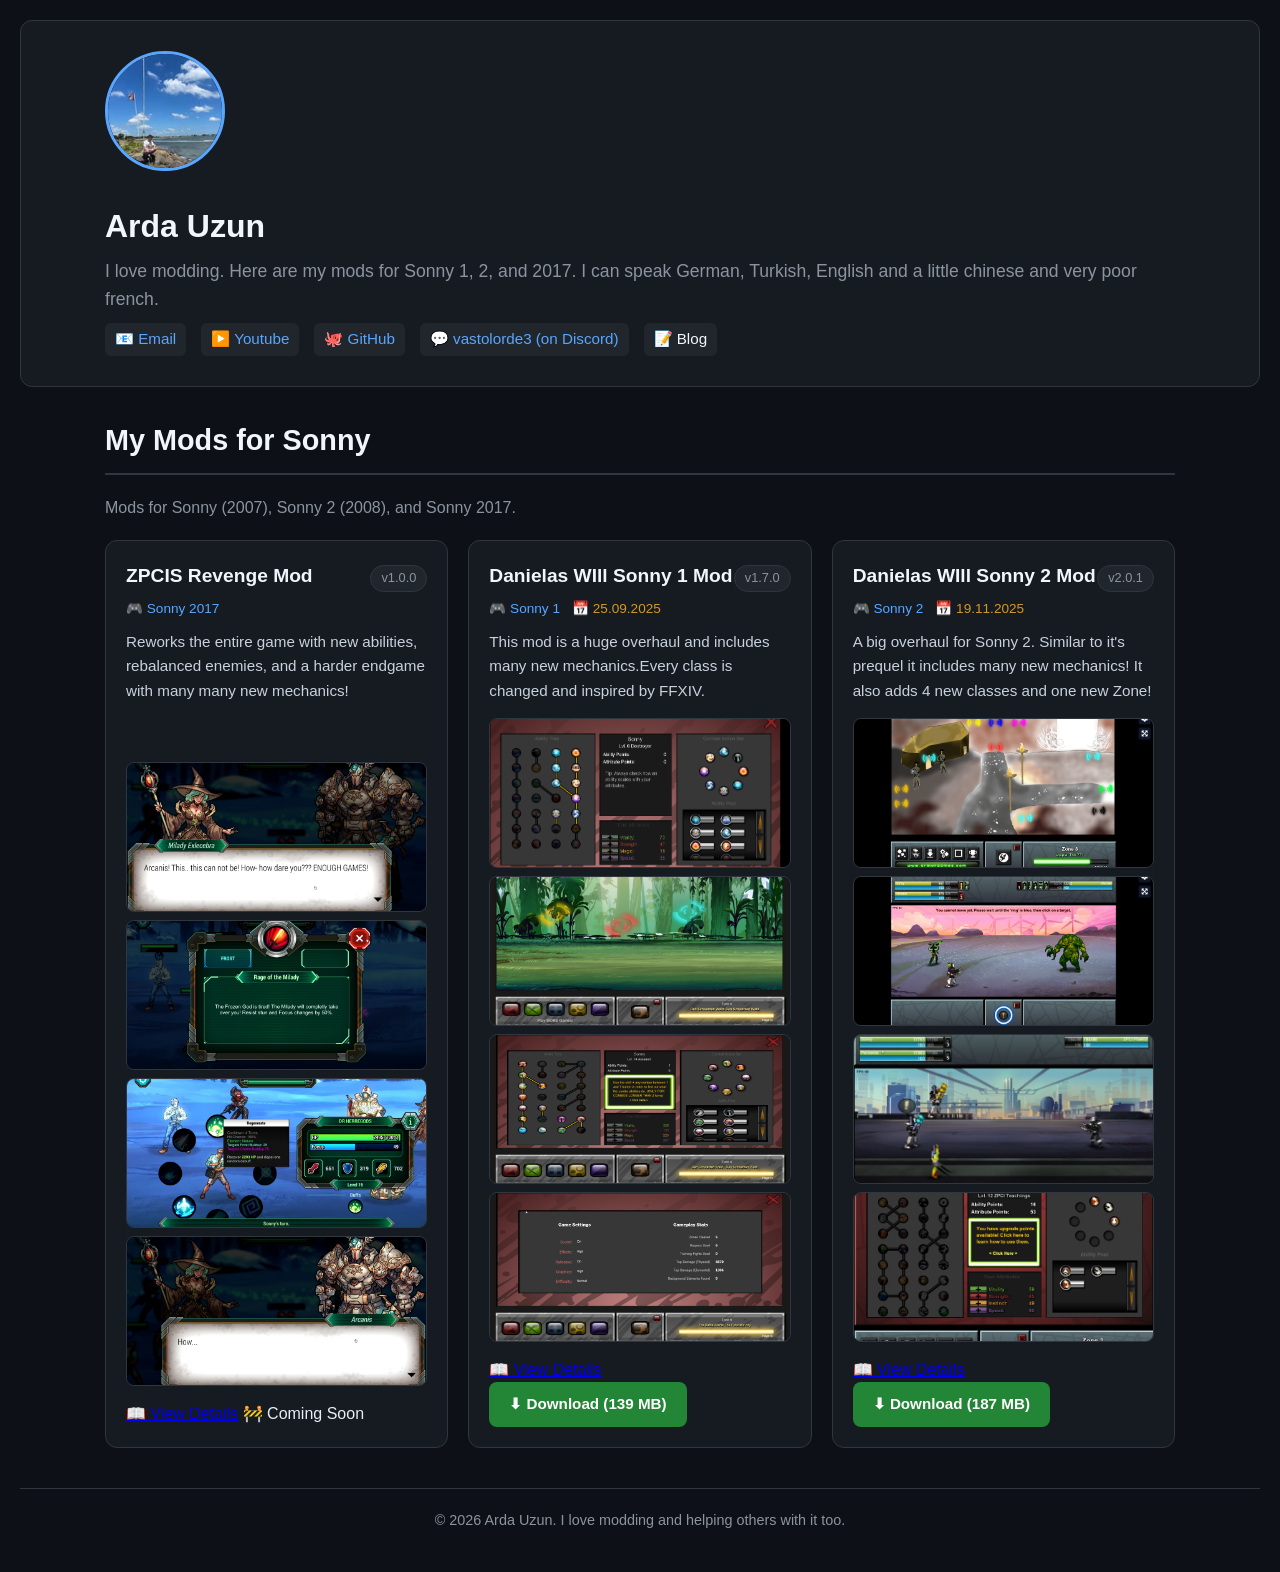
<file: index.html>
<!DOCTYPE html>
<html lang="en">

<head>
    <meta charset="UTF-8">
    <meta name="viewport" content="width=device-width, initial-scale=1.0">
    <title>Arda Uzun - Sonny Mods</title>
    <link rel="stylesheet" href="style.css">
</head>

<body>

    <!-- ============================================ -->
    <!-- HEADER / ABOUT ME SECTION                    -->
    <!-- ============================================ -->
    <header>
        <div class="container">
            <div class="profile">
                <img id="avatar" src="" alt="Avatar">
                <div class="profile-text">
                    <h1 id="modder-name">Loading...</h1>
                    <p id="modder-bio">Loading...</p>
                    <div class="social-links">
                        <a id="email-link" href="#">📧 Email</a>
                        <a id="youtube-link" href="#">▶️ Youtube</a>
                        <a id="github-link" href="#">🐙 GitHub</a>
                        <a id="discord-link" href="#">💬 Discord</a>
                        <a href="blog.html" style="color: #f0f6fc;">📝 Blog</a>
                    </div>
                </div>
            </div>
        </div>
    </header>

    <!-- ============================================ -->
    <!-- MODS GALLERY                                 -->
    <!-- ============================================ -->
    <main>
        <div class="container">
            <h2>My Mods for Sonny</h2>
            <p style="color: #8b949e; margin-bottom: 20px;">
                Mods for Sonny (2007), Sonny 2 (2008), and Sonny 2017.
            </p>
            <div id="mod-grid">
                <!-- Mods will be inserted here by JavaScript -->
            </div>
        </div>
    </main>

    <!-- ============================================ -->
    <!-- FOOTER                                       -->
    <!-- ============================================ -->
    <footer>
        <div class="container">
            <p>&copy; <span id="year"></span> Arda Uzun. I love modding and helping others with it too.</p>
        </div>
    </footer>

    <!-- ============================================ -->
    <!-- JAVASCRIPT - Data is embedded directly       -->
    <!-- ============================================ -->
    <script>
        // ------------------------------------------------------------------
        // YOUR DATA IS RIGHT HERE - Edit this object to add/change mods
        // ------------------------------------------------------------------
        const siteData = {
            modder: {
                name: "Arda Uzun",
                bio: "I love modding. Here are my mods for Sonny 1, 2, and 2017. I can speak German, Turkish, English and a little chinese and very poor french.",
                avatar: "a.jpg",
                email: "Ard4Uzun00@outlook.de",
                youtube: "https://www.youtube.com/@ArdaUzun8125",
                github: "https://github.com/ArdaUzun-55",
                discord: "vastolorde3"
            },
            mods: [
                {
                    id: "zpciv-revenge-mod",
                    name: "ZPCIS Revenge Mod",
                    game: "Sonny 2017",
                    version: "1.0.0",
                    description: "Reworks the entire game with new abilities, rebalanced enemies, and a harder endgame with many many new mechanics!",
                    screenshots: [
                        "b (1).jpg",
                        "b (2).jpg",
                        "b (3).jpg",
                        "b (4).jpg"
                    ],
                    downloadUrl: "",
                    downloadSize: "",
                    dateReleased: ""
                },
                {
                    id: "danielas-will",
                    name: "Danielas WIll Sonny 1 Mod",
                    game: "Sonny 1",
                    version: "1.7.0",
                    description: "This mod is a huge overhaul and includes many new mechanics.Every class is changed and inspired by FFXIV.",
                    screenshots: [
                        "c.png",
                        "c2.jpg",
                        "c3.png",
                        "c4.png"
                    ],
                    downloadUrl: "https://github.com/ArdaUzun-55/Danielas-WIll-Mod-Sonny/releases/download/1.401/MOD1.swf",
                    downloadSize: "139 MB",
                    dateReleased: "25.09.2025"
                },
                {
                    id: "danielas-will2",
                    name: "Danielas WIll Sonny 2 Mod",
                    game: "Sonny 2",
                    version: "2.0.1",
                    description: "A big overhaul for Sonny 2. Similar to it's prequel it includes many new mechanics! It also adds 4 new classes and one new Zone!",
                    screenshots: [
                        "d.png",
                        "d2.jpg",
                        "d3.png",
                        "d4.png"
                    ],
                    downloadUrl: "https://github.com/ArdaUzun-55/Danielas-WIll-Mod-Sonny/releases/download/1.401/MOD5.swf",
                    downloadSize: "187 MB",
                    dateReleased: "19.11.2025"
                }
                // Add more mods here, separated by commas
                // {
                //     id: "sonny-2-hardcore",
                //     name: "Sonny 2 Hardcore Mod",
                //     game: "Sonny 2",
                //     version: "2.0.1",
                //     description: "Makes Sonny 2 significantly harder.",
                //     screenshots: ["screenshot1.jpg", "screenshot2.jpg"],
                //     downloadUrl: "https://www.mediafire.com/file/xyz/",
                //     downloadSize: "15 MB",
                //     dateReleased: "2026-07-20"
                // }
            ]
        };

        // ------------------------------------------------------------------
        // POPULATE THE PAGE
        // ------------------------------------------------------------------
        // 1. About Me section
        document.getElementById('modder-name').textContent = siteData.modder.name;
        document.getElementById('modder-bio').textContent = siteData.modder.bio;
        document.getElementById('avatar').src = siteData.modder.avatar;

        document.getElementById('email-link').href = 'mailto:' + siteData.modder.email;
        document.getElementById('youtube-link').href = siteData.modder.youtube;
        document.getElementById('github-link').href = siteData.modder.github;

        // Discord handling
        const discordLink = document.getElementById('discord-link');
        if (siteData.modder.discord && !isNaN(siteData.modder.discord)) {
            discordLink.href = 'https://discord.com/users/' + siteData.modder.discord;
        } else if (siteData.modder.discord) {
            discordLink.href = '#';
            discordLink.textContent = '💬 ' + siteData.modder.discord + ' (on Discord)';
        }

        // 2. Mod cards
        const grid = document.getElementById('mod-grid');
        grid.innerHTML = '';

        if (siteData.mods.length === 0) {
            grid.innerHTML = '<p style="color: #8b949e;">No mods released yet. Check back soon!</p>';
        } else {
            siteData.mods.forEach(mod => {
                // Screenshots
                let screenshotsHTML = '';
                if (mod.screenshots && mod.screenshots.length > 0) {
                    screenshotsHTML = '<div class="screenshots">';
                    mod.screenshots.forEach(img => {
                        screenshotsHTML += `<img src="${img}" alt="${mod.name} screenshot" loading="lazy">`;
                    });
                    screenshotsHTML += '</div>';
                }

                // Download button or Coming Soon
                let downloadHTML = '';
                if (mod.downloadUrl && mod.downloadUrl !== '') {
                    downloadHTML = `<a href="${mod.downloadUrl}" class="download-btn" target="_blank">⬇ Download ${mod.downloadSize ? '(' + mod.downloadSize + ')' : ''}</a>`;
                } else {
                    downloadHTML = `<span class="coming-soon">🚧 Coming Soon</span>`;
                }

                // Version
                let versionHTML = '';
                if (mod.version && mod.version !== '') {
                    versionHTML = `<span class="mod-version">v${mod.version}</span>`;
                }

                // Date
                let dateHTML = '';
                if (mod.dateReleased && mod.dateReleased !== '') {
                    dateHTML = `<span class="mod-date">📅 ${mod.dateReleased}</span>`;
                }

                // Build the card - NOW WITH VIEW DETAILS BUTTON
                const card = document.createElement('div');
                card.className = 'mod-card';
                card.innerHTML = `
                    <div class="mod-header">
                        <h3><a href="mods/${mod.id}.html" style="color: #f0f6fc; text-decoration: none;">${mod.name}</a></h3>
                        ${versionHTML}
                    </div>
                    <div class="mod-meta">
                        <span class="mod-game">🎮 ${mod.game}</span>
                        ${dateHTML}
                    </div>
                    <p class="mod-description">${mod.description}</p>
                    ${screenshotsHTML}
                    <div class="mod-actions">
                        <a href="mods/${mod.id}.html" class="view-btn">📖 View Details</a>
                        ${downloadHTML}
                    </div>
                `;
                grid.appendChild(card);
            });
        }

        // 3. Footer year
        document.getElementById('year').textContent = new Date().getFullYear();

        console.log('✅ Site loaded successfully! Data:', siteData);
    </script>

</body>

</html>
</file>
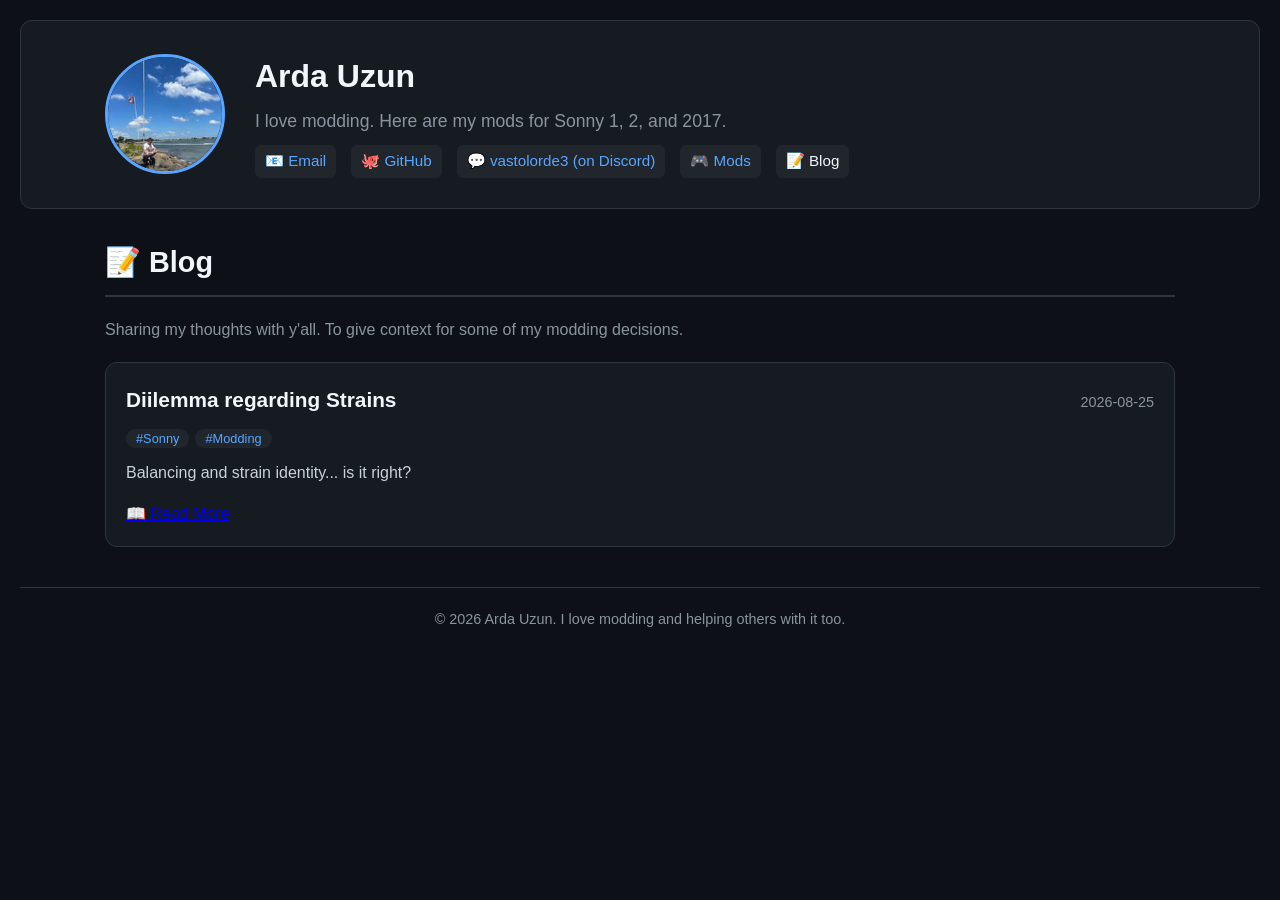
<file: blog.html>
<!DOCTYPE html>
<html lang="en">
<head>
    <meta charset="UTF-8">
    <meta name="viewport" content="width=device-width, initial-scale=1.0">
    <title>Blog - Arda Uzun</title>
    <link rel="stylesheet" href="style.css">
</head>
<body>

    <!-- Header -->
    <header>
        <div class="container">
            <div class="profile">
                <img id="avatar" src="a.jpg" alt="Avatar">
                <div class="profile-text">
                    <h1>Arda Uzun</h1>
                    <p>I love modding. Here are my mods for Sonny 1, 2, and 2017.</p>
                    <div class="social-links">
                        <a href="mailto:Ard4Uzun00@outlook.de">📧 Email</a>
                        <a href="https://github.com/ArdaUzun-55">🐙 GitHub</a>
                        <a href="#">💬 vastolorde3 (on Discord)</a>
                        <a href="index.html">🎮 Mods</a>
                        <a href="blog.html" style="color: #f0f6fc;">📝 Blog</a>
                    </div>
                </div>
            </div>
        </div>
    </header>

    <!-- Blog Listing -->
    <main>
        <div class="container">
            <h2>📝 Blog</h2>
            <p style="color: #8b949e; margin-bottom: 20px;">
                Sharing my thoughts with y'all. To give context for some of my modding decisions.
            </p>

            <div id="blog-grid">
                <!-- Blog cards will go here -->
            </div>
        </div>
    </main>

    <!-- Footer -->
    <footer>
        <div class="container">
            <p>&copy; <span id="year"></span> Arda Uzun. I love modding and helping others with it too.</p>
        </div>
    </footer>

    <script>
        // ------------------------------------------------------------------
        // YOUR BLOG POSTS - Just list them here
        // ------------------------------------------------------------------
        const blogPosts = [
            {
                id: "strain-dilemma",
                title: "Diilemma regarding Strains",
                date: "2026-08-25",
                excerpt: "Balancing and strain identity... is it right?",
                tags: ["Sonny", "Modding"]
            }
            // Add more posts here
        ];

        // ------------------------------------------------------------------
        // RENDER BLOG CARDS
        // ------------------------------------------------------------------
        const grid = document.getElementById('blog-grid');
        grid.innerHTML = '';

        if (blogPosts.length === 0) {
            grid.innerHTML = '<p style="color: #8b949e;">No blog posts yet. Check back soon!</p>';
        } else {
            const posts = blogPosts.sort((a, b) => new Date(b.date) - new Date(a.date));

            posts.forEach(post => {
                const card = document.createElement('div');
                card.className = 'blog-card';
                card.innerHTML = `
                    <div class="blog-header">
                        <h3><a href="blog/${post.id}.html" style="color: #f0f6fc; text-decoration: none;">${post.title}</a></h3>
                        <span class="blog-date">${post.date}</span>
                    </div>
                    <div class="blog-tags">
                        ${post.tags ? post.tags.map(tag => `<span class="tag">#${tag}</span>`).join('') : ''}
                    </div>
                    <p class="blog-excerpt">${post.excerpt}</p>
                    <div class="blog-actions">
                        <a href="blog/${post.id}.html" class="view-btn">📖 Read More</a>
                    </div>
                `;
                grid.appendChild(card);
            });
        }

        document.getElementById('year').textContent = new Date().getFullYear();
    </script>

</body>
</html>
</file>
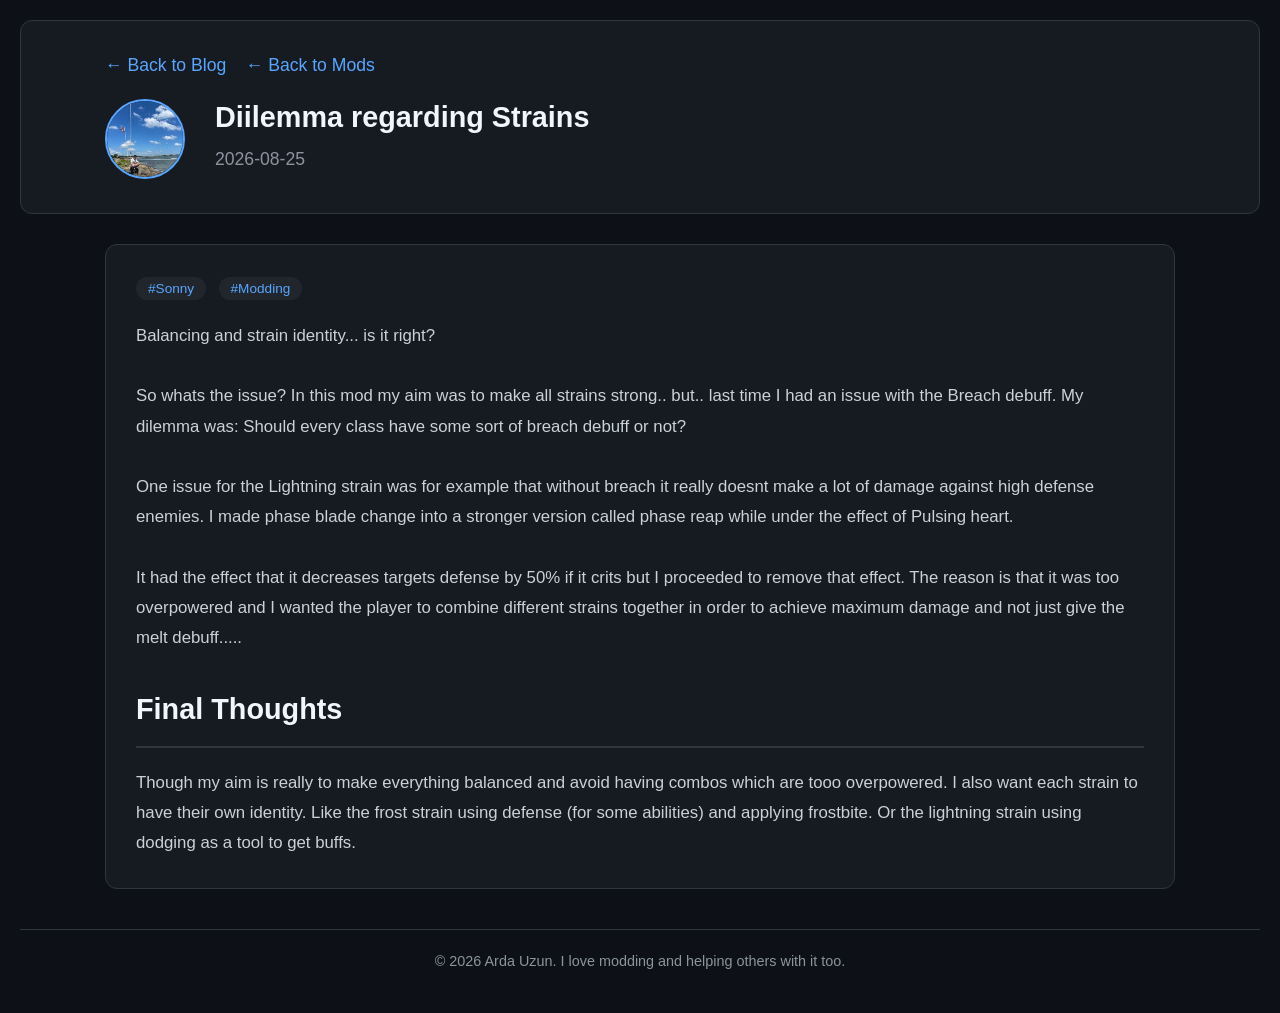
<file: blog/strain-dilemma.html>
<!DOCTYPE html>
<html lang="en">
<head>
    <meta charset="UTF-8">
    <meta name="viewport" content="width=device-width, initial-scale=1.0">
    <title>Diilemma regarding Strains - Arda Uzun</title>
    <link rel="stylesheet" href="../style.css">
</head>
<body>

    <!-- Header -->
    <header>
        <div class="container">
            <div style="margin-bottom: 15px;">
                <a href="../blog.html" style="color: #58a6ff; text-decoration: none; font-size: 1.1rem;">← Back to Blog</a>
                <a href="../index.html" style="color: #58a6ff; text-decoration: none; font-size: 1.1rem; margin-left: 15px;">← Back to Mods</a>
            </div>
            <div class="profile">
                <img src="../a.jpg" alt="Avatar" style="width:80px; height:80px; border-radius:50%; border:2px solid #58a6ff; object-fit:cover;">
                <div class="profile-text">
                    <h1 style="font-size: 1.8rem;">Diilemma regarding Strains</h1>
                    <p style="color: #8b949e;">2026-08-25</p>
                </div>
            </div>
        </div>
    </header>

    <!-- Post Content -->
    <main>
        <div class="container">
            <div style="background: #161b22; border: 1px solid #30363d; border-radius: 12px; padding: 30px;">
                
                <!-- Tags -->
                <div style="margin-bottom: 20px;">
                    <span class="tag" style="background: #21262d; padding: 4px 12px; border-radius: 20px; color: #58a6ff; margin-right: 8px; font-size: 0.85rem;">#Sonny</span>
                    <span class="tag" style="background: #21262d; padding: 4px 12px; border-radius: 20px; color: #58a6ff; margin-right: 8px; font-size: 0.85rem;">#Modding</span>
                </div>

                <!-- Content -->
                <div style="color: #c9d1d9; font-size: 1.05rem; line-height: 1.8;">
                    Balancing and strain identity... is it right?
                    
                    <br><br>
                    So whats the issue? In this mod my aim was to make all strains strong.. but.. last time I had an issue with the Breach debuff. 
                    My dilemma was: Should every class have some sort of breach debuff or not? 
                    <br><br>

                    One issue for the Lightning strain was for example
                    that without breach it really doesnt make a lot of damage against high defense enemies. I made phase blade change into a stronger version called phase reap 
                    while under the effect of Pulsing heart. 
                    <br><br>

                    It had the effect that it decreases targets defense by 50% if it crits but I proceeded to remove that effect.
                    The reason is that it was too overpowered and I wanted the player to combine different strains together in order to achieve maximum damage and not just give 
                    the melt debuff.....
                    <br><br>
                    
                    <h2 style="font-size: 1.8rem;">Final Thoughts</h2>
                    Though my aim is really to make everything balanced and avoid having combos which are tooo overpowered.
                    I also want each strain to have their own identity.
                    Like the frost strain using defense (for some abilities) and applying frostbite.
                    Or the lightning strain using dodging as a tool to get buffs.
                </div>

            </div>
        </div>
    </main>

    <!-- Footer -->
    <footer>
        <div class="container">
            <p>&copy; <span id="year"></span> Arda Uzun. I love modding and helping others with it too.</p>
        </div>
    </footer>

    <script>
        document.getElementById('year').textContent = new Date().getFullYear();
    </script>

</body>
</html>
</file>
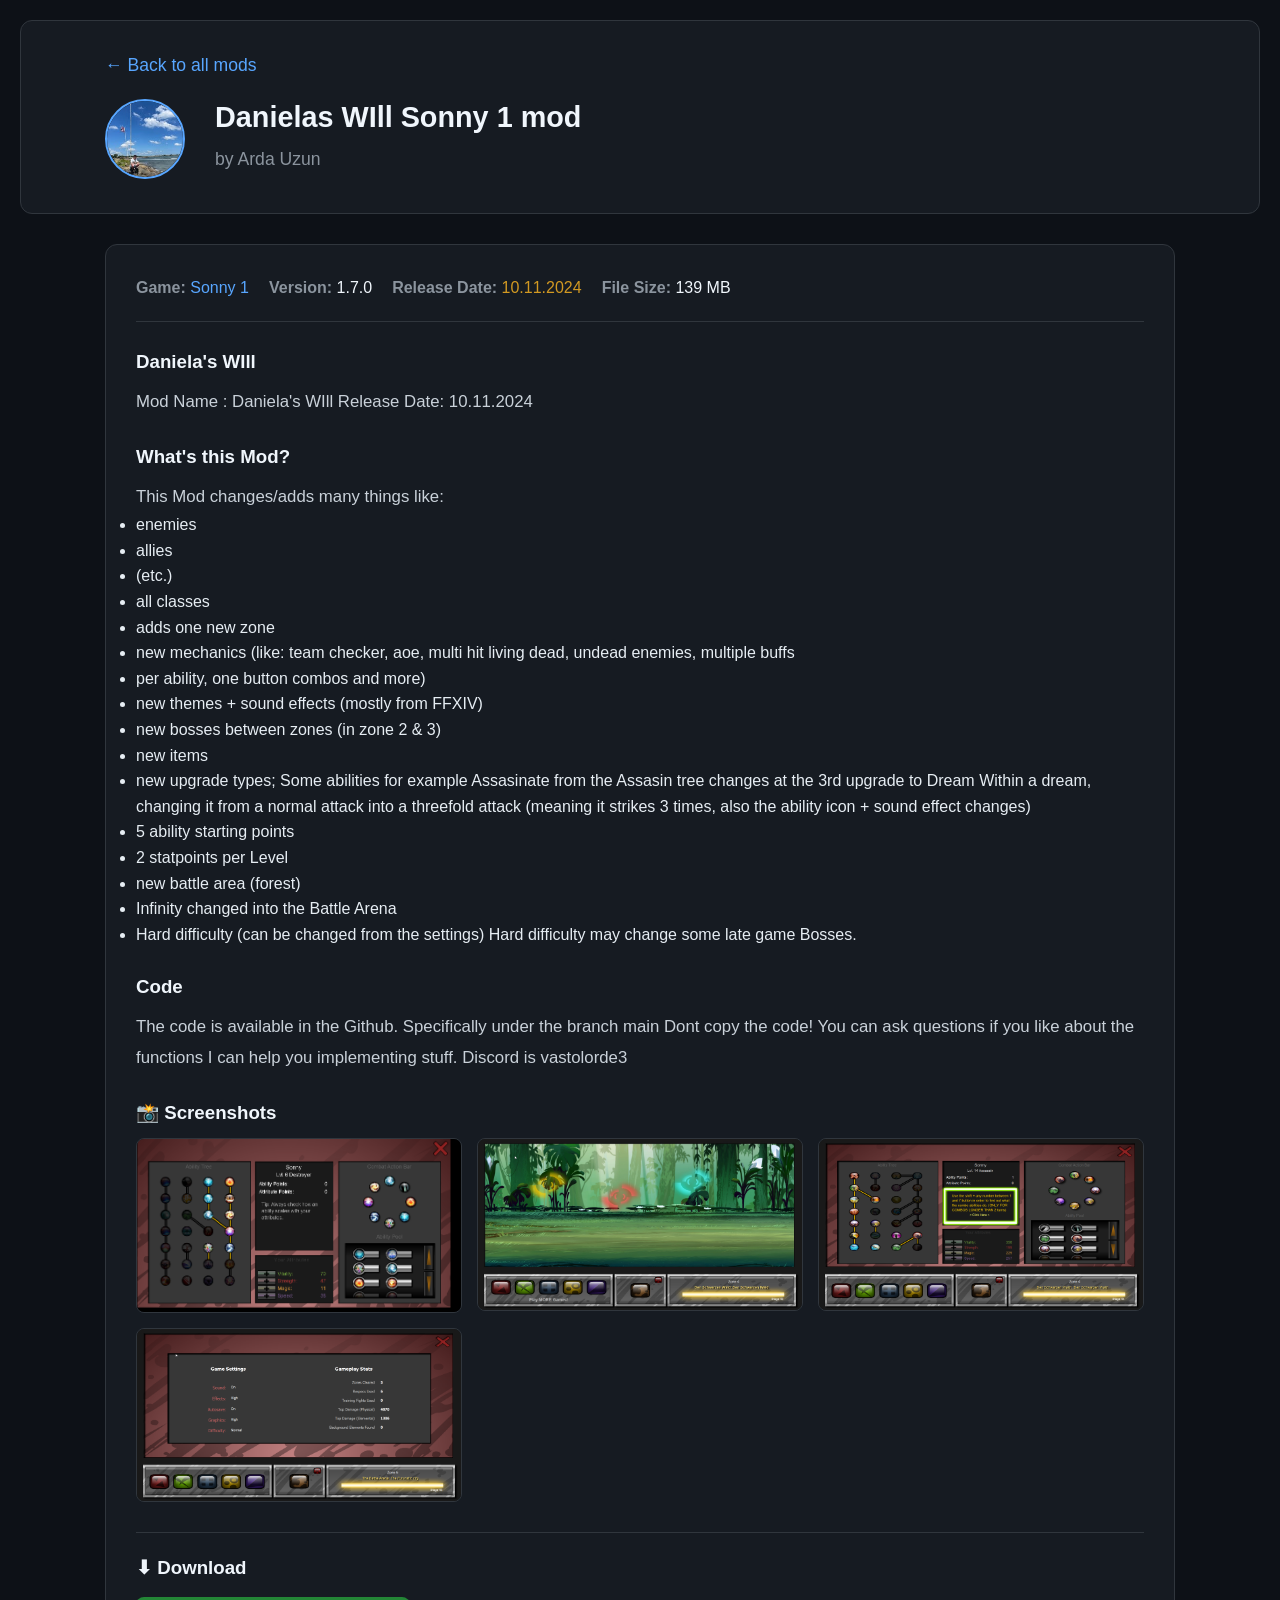
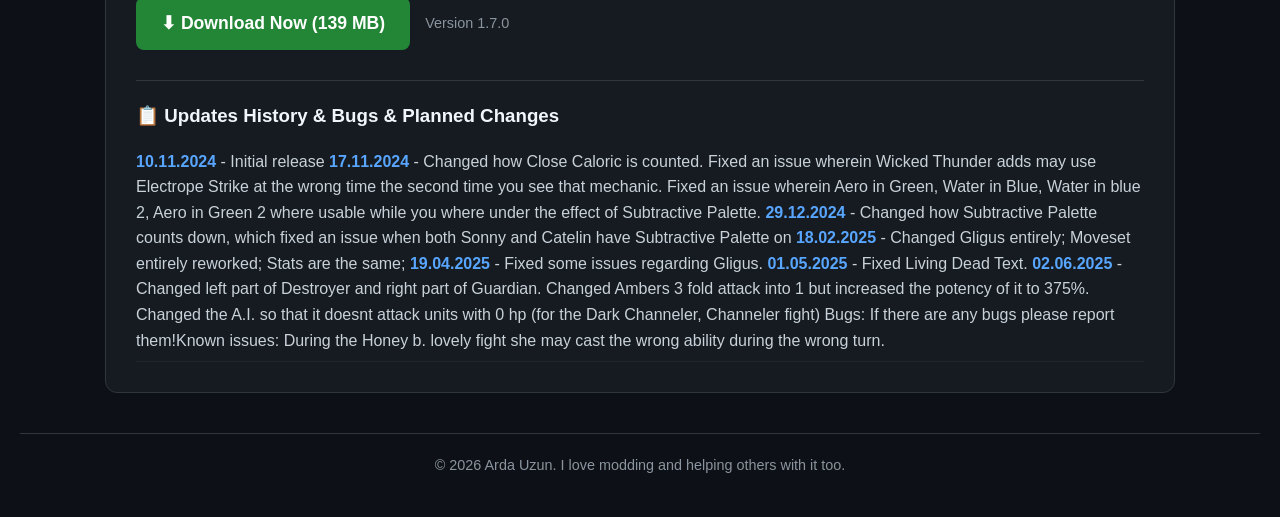
<file: mods/danielas-will.html>
<!DOCTYPE html>
<html lang="en">

<head>
    <meta charset="UTF-8">
    <meta name="viewport" content="width=device-width, initial-scale=1.0">
    <title>Danielas WIll Sonny 1 mod - Arda Uzun</title>
    <link rel="stylesheet" href="../style.css">
</head>

<body>

    <header>
        <div class="container">
            <div style="margin-bottom: 15px;">
                <a href="../index.html" style="color: #58a6ff; text-decoration: none; font-size: 1.1rem;">← Back to all
                    mods</a>
            </div>
            <div class="profile">
                <img src="../a.jpg" alt="Avatar"
                    style="width:80px; height:80px; border-radius:50%; border:2px solid #58a6ff; object-fit:cover;">
                <div class="profile-text">
                    <h1 style="font-size: 1.8rem;">Danielas WIll Sonny 1 mod</h1>
                    <p style="color: #8b949e;">by Arda Uzun</p>
                </div>
            </div>
        </div>
    </header>

    <main>
        <div class="container">
            <div style="background: #161b22; border: 1px solid #30363d; border-radius: 12px; padding: 30px;">

                <!-- Mod Info -->
                <div
                    style="display: flex; flex-wrap: wrap; gap: 20px; margin-bottom: 25px; padding-bottom: 20px; border-bottom: 1px solid #30363d;">
                    <div><strong style="color: #8b949e;">Game:</strong> <span style="color: #58a6ff;">Sonny 1</span>
                    </div>
                    <div><strong style="color: #8b949e;">Version:</strong> <span style="color: #f0f6fc;">1.7.0</span>
                    </div>
                    <div><strong style="color: #8b949e;">Release Date:</strong> <span style="color: #d29922;">10.11.2024</span></div>
                    <div><strong style="color: #8b949e;">File Size:</strong> <span style="color: #f0f6fc;">139 MB</span>
                    </div>
                </div>

                <!-- Description -->
                <div style="margin-bottom: 25px;">
                    <h3 style="color: #f0f6fc; margin-bottom: 10px;">Daniela's WIll</h3>
                    <p style="color: #c9d1d9; font-size: 1.05rem; line-height: 1.8;">
                        Mod Name : Daniela's WIll
                        Release Date: 10.11.2024
                    </p>
                </div>
                <div style="margin-bottom: 25px;">
                    <h3 style="color: #f0f6fc; margin-bottom: 10px;">What's this Mod?</h3>
                    <p style="color: #c9d1d9; font-size: 1.05rem; line-height: 1.8;">
                        This Mod changes/adds many things like:
                        <ul>
                        <li>enemies</li>
                        <li>allies</li>
                        <li>(etc.)</li>
                        <li>all classes</li>
                        <li>adds one new zone</li>
                        <li>new mechanics (like: team checker, aoe, multi hit living dead, undead enemies, multiple buffs
                        <li>per ability, one button combos and more)</li>
                        <li>new themes + sound effects (mostly from FFXIV)</li>
                        <li>new bosses between zones (in zone 2 & 3)</li>
                        <li>new items</li>
                        <li>new upgrade types; Some abilities for example Assasinate from the Assasin tree changes at the
                        3rd upgrade to Dream Within a dream, changing it from a normal attack into a threefold attack
                        (meaning it strikes 3 times, also the ability icon + sound effect changes)</li>
                        <li>5 ability starting points</li>
                        <li>2 statpoints per Level</li>
                        <li>new battle area (forest)</li>
                        <li>Infinity changed into the Battle Arena</li>
                        <li>Hard difficulty (can be changed from the settings) Hard difficulty may change some late game
                        Bosses.</li>
                        </ul>
                    </p>
                </div>
                <div style="margin-bottom: 25px;">
                    <h3 style="color: #f0f6fc; margin-bottom: 10px;">Code</h3>
                    <p style="color: #c9d1d9; font-size: 1.05rem; line-height: 1.8;">
                        The code is available in the Github. Specifically under the branch main Dont copy the code! You
                        can ask questions if you like about the functions I can help you implementing stuff. Discord is
                        vastolorde3
                    </p>
                </div>

                <!-- Screenshots -->
                <div style="margin-bottom: 25px;">
                    <h3 style="color: #f0f6fc; margin-bottom: 10px;">📸 Screenshots</h3>
                    <div
                        style="display: grid; grid-template-columns: repeat(auto-fill, minmax(250px, 1fr)); gap: 15px;">
                        <img src="../c.png" alt="Screenshot 1" style="width:100%; border-radius:8px; border:1px solid #30363d;">
                        <img src="../c2.jpg" alt="Screenshot 2" style="width:100%; border-radius:8px; border:1px solid #30363d;">
                        <img src="../c3.png" alt="Screenshot 3" style="width:100%; border-radius:8px; border:1px solid #30363d;">
                        <img src="../c4.png" alt="Screenshot 4" style="width:100%; border-radius:8px; border:1px solid #30363d;">
                    </div>
                </div>

                <!-- Download -->
                <div style="margin-top: 30px; padding-top: 20px; border-top: 1px solid #30363d;">
                    <h3 style="color: #f0f6fc; margin-bottom: 15px;">⬇ Download</h3>
                    <div style="display: flex; gap: 15px; flex-wrap: wrap; align-items: center;">
                        <a href="https://github.com/ArdaUzun-55/Danielas-WIll-Mod-Sonny/releases/download/1.401/MOD1.swf" class="download-btn" target="_blank"
                            style="font-size: 1.1rem; padding: 12px 25px;">
                            ⬇ Download Now (139 MB)
                        </a>
                        <span style="color: #8b949e; font-size: 0.9rem;">Version 1.7.0</span>
                    </div>
                </div>

                <!-- Changelog -->
                <div style="margin-top: 30px; padding-top: 20px; border-top: 1px solid #30363d;">
                    <h3 style="color: #f0f6fc; margin-bottom: 10px;">📋 Updates History & Bugs & Planned Changes</h3>
                    <ul style="color: #c9d1d9; list-style: none; padding: 0;">
                        <li style="padding: 8px 0; border-bottom: 1px solid #21262d;">
                            <strong style="color: #58a6ff;">10.11.2024</strong> - Initial release
                            <strong style="color: #58a6ff;">17.11.2024</strong> - Changed how Close Caloric is counted.
                            Fixed an issue wherein Wicked Thunder adds may use Electrope Strike at the wrong time the
                            second time you see that mechanic. Fixed an issue wherein Aero in Green, Water in Blue,
                            Water in blue 2, Aero in Green 2 where usable while you where under the effect of
                            Subtractive Palette.
                            <strong style="color: #58a6ff;">29.12.2024</strong> - Changed how Subtractive Palette counts
                            down, which fixed an issue when both Sonny and Catelin have Subtractive Palette on
                            <strong style="color: #58a6ff;">18.02.2025</strong> - Changed Gligus entirely; Moveset
                            entirely reworked; Stats are the same;
                            <strong style="color: #58a6ff;">19.04.2025</strong> - Fixed some issues regarding Gligus.
                            <strong style="color: #58a6ff;">01.05.2025</strong> - Fixed Living Dead Text.
                            <strong style="color: #58a6ff;">02.06.2025</strong> - Changed left part of Destroyer and
                            right part of Guardian. Changed Ambers 3 fold attack into 1 but increased the potency of it
                            to 375%. Changed the A.I. so that it doesnt attack units with 0 hp (for the Dark Channeler,
                            Channeler fight)
                            Bugs: If there are any bugs please report them!Known issues: During the Honey b. lovely
                            fight she may cast the wrong ability during the wrong turn.
                        </li>
                    </ul>
                </div>

            </div>
        </div>
    </main>

    <footer>
        <div class="container">
            <p>&copy; <span id="year"></span> Arda Uzun. I love modding and helping others with it too.</p>
        </div>
    </footer>

    <script>
        document.getElementById('year').textContent = new Date().getFullYear();
    </script>

</body>

</html>
</file>
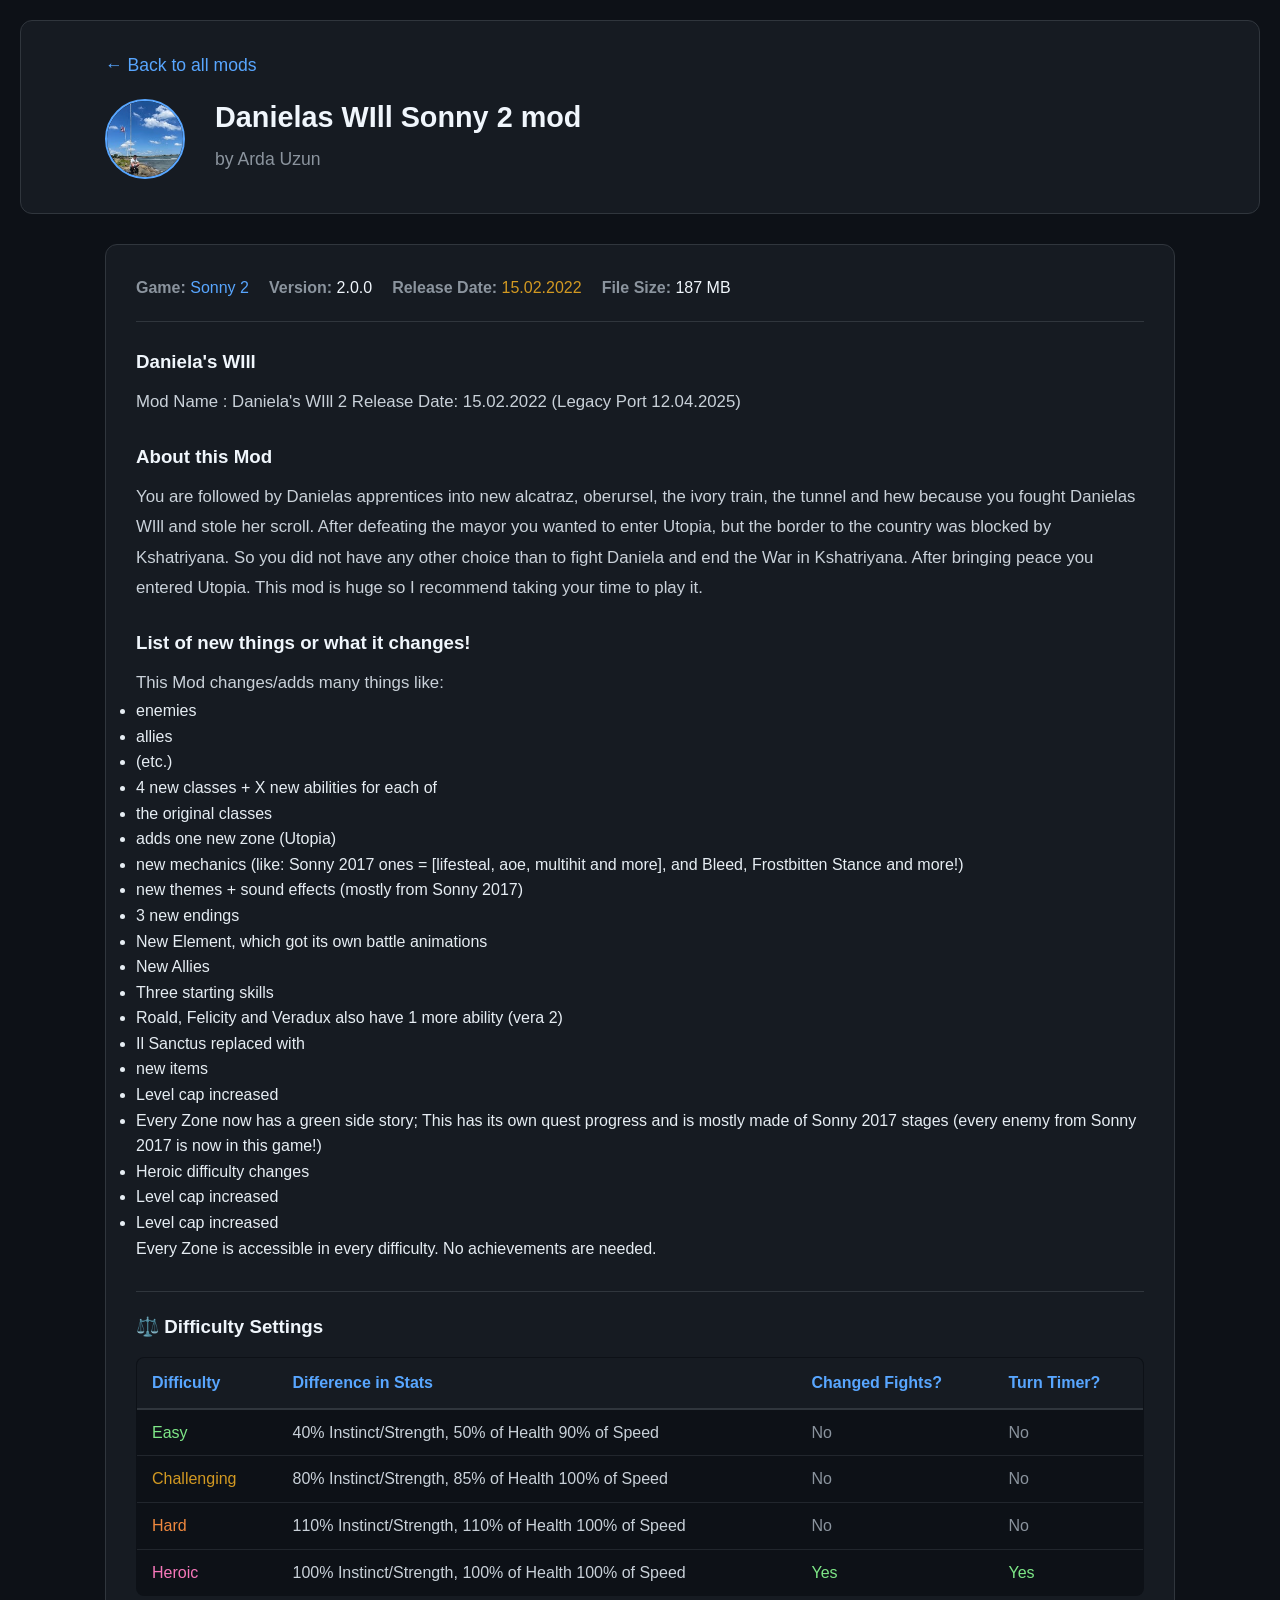
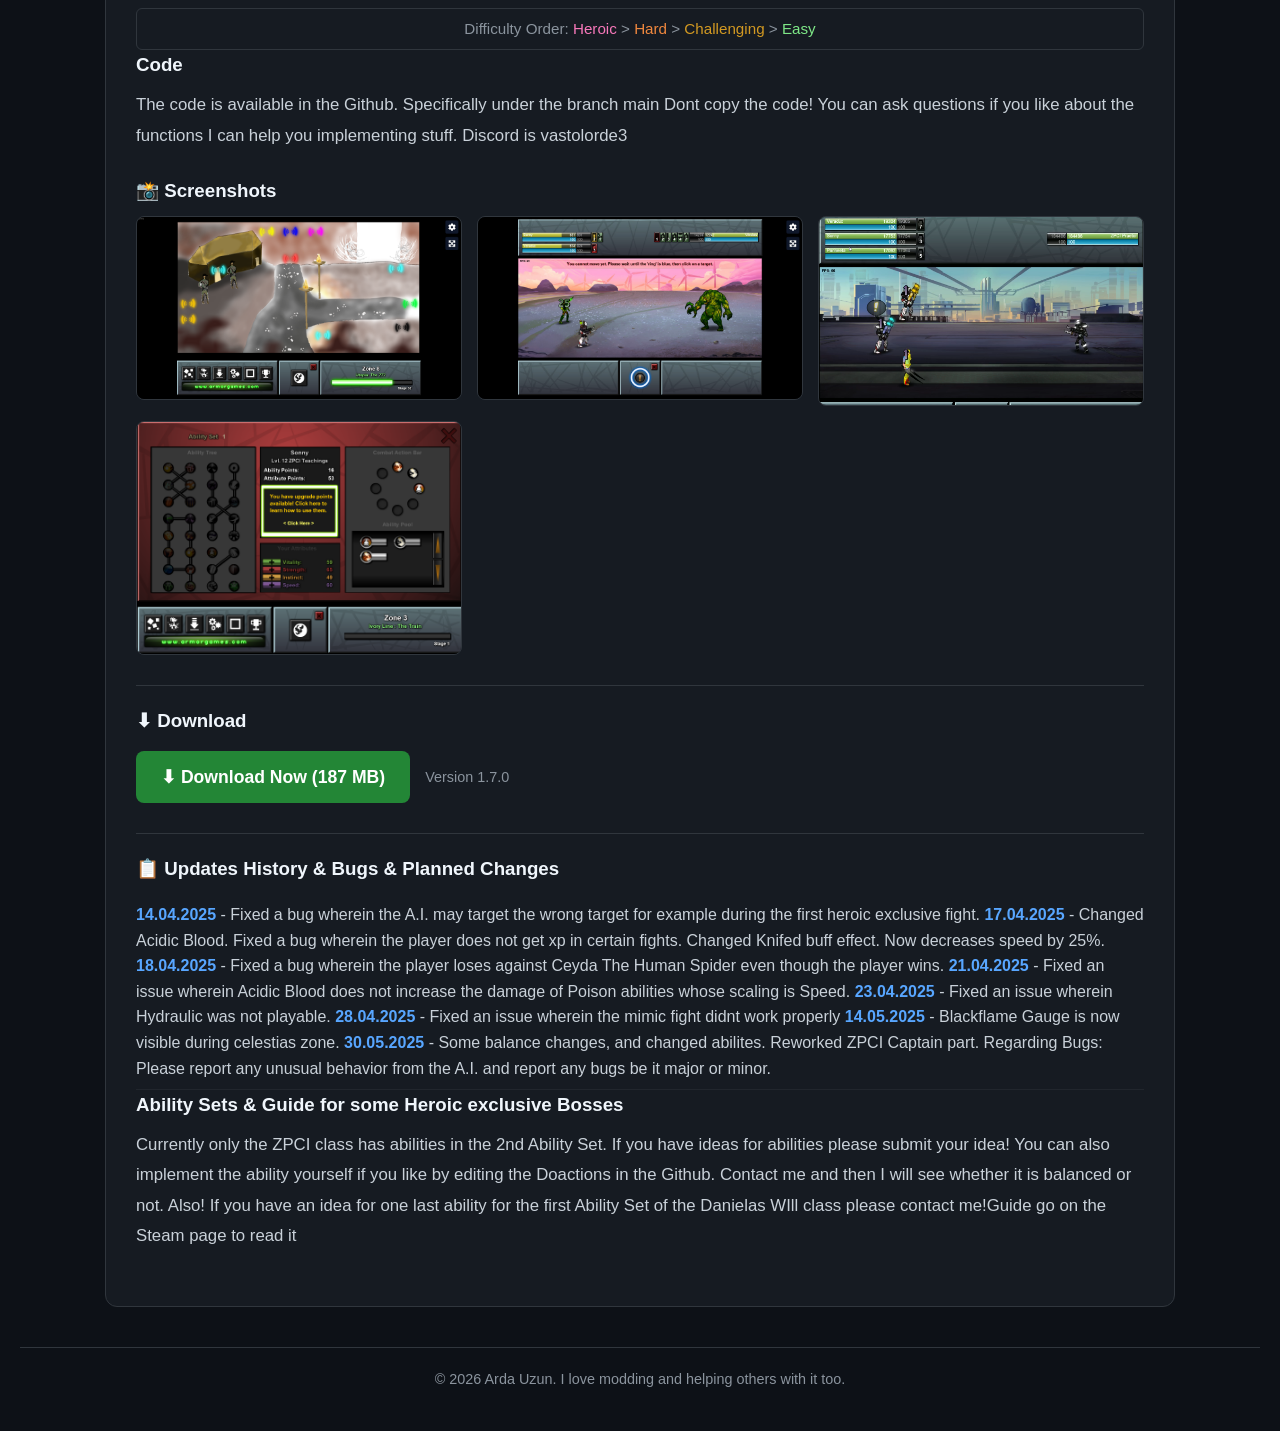
<file: mods/danielas-will2.html>
<!DOCTYPE html>
<html lang="en">

<head>
    <meta charset="UTF-8">
    <meta name="viewport" content="width=device-width, initial-scale=1.0">
    <title>Danielas WIll Sonny 2 mod - Arda Uzun</title>
    <link rel="stylesheet" href="../style.css">
</head>

<body>

    <header>
        <div class="container">
            <div style="margin-bottom: 15px;">
                <a href="../index.html" style="color: #58a6ff; text-decoration: none; font-size: 1.1rem;">← Back to all
                    mods</a>
            </div>
            <div class="profile">
                <img src="../a.jpg" alt="Avatar"
                    style="width:80px; height:80px; border-radius:50%; border:2px solid #58a6ff; object-fit:cover;">
                <div class="profile-text">
                    <h1 style="font-size: 1.8rem;">Danielas WIll Sonny 2 mod</h1>
                    <p style="color: #8b949e;">by Arda Uzun</p>
                </div>
            </div>
        </div>
    </header>

    <main>
        <div class="container">
            <div style="background: #161b22; border: 1px solid #30363d; border-radius: 12px; padding: 30px;">

                <!-- Mod Info -->
                <div
                    style="display: flex; flex-wrap: wrap; gap: 20px; margin-bottom: 25px; padding-bottom: 20px; border-bottom: 1px solid #30363d;">
                    <div><strong style="color: #8b949e;">Game:</strong> <span style="color: #58a6ff;">Sonny 2</span>
                    </div>
                    <div><strong style="color: #8b949e;">Version:</strong> <span style="color: #f0f6fc;">2.0.0</span>
                    </div>
                    <div><strong style="color: #8b949e;">Release Date:</strong> <span
                            style="color: #d29922;">15.02.2022</span></div>
                    <div><strong style="color: #8b949e;">File Size:</strong> <span style="color: #f0f6fc;">187 MB</span>
                    </div>
                </div>

                <!-- Description -->
                <div style="margin-bottom: 25px;">
                    <h3 style="color: #f0f6fc; margin-bottom: 10px;">Daniela's WIll</h3>
                    <p style="color: #c9d1d9; font-size: 1.05rem; line-height: 1.8;">
                        Mod Name : Daniela's WIll 2
                        Release Date: 15.02.2022 (Legacy Port 12.04.2025)
                    </p>
                </div>
                <div style="margin-bottom: 25px;">
                    <h3 style="color: #f0f6fc; margin-bottom: 10px;">About this Mod</h3>
                    <p style="color: #c9d1d9; font-size: 1.05rem; line-height: 1.8;">
                        You are followed by Danielas apprentices into new alcatraz, oberursel, the ivory train, the
                        tunnel and hew because you fought Danielas WIll and stole her scroll. After defeating the mayor
                        you wanted to enter Utopia, but the border to the country was blocked by Kshatriyana. So you did
                        not have any other choice than to fight Daniela and end the War in Kshatriyana. After bringing
                        peace you entered Utopia.
                        This mod is huge so I recommend taking your time to play it.
                    </p>
                </div>
                <div style="margin-bottom: 25px;">
                    <h3 style="color: #f0f6fc; margin-bottom: 10px;">List of new things or what it changes!</h3>
                    <p style="color: #c9d1d9; font-size: 1.05rem; line-height: 1.8;">
                        This Mod changes/adds many things like:
                    <ul>
                        <li>enemies</li>
                        <li>allies</li>
                        <li>(etc.)</li>
                        <li>4 new classes + X new abilities for each of</li>
                        <li>the original classes</li>
                        <li>adds one new zone (Utopia)</li>
                        <li>new mechanics (like: Sonny 2017 ones = [lifesteal, aoe, multihit and more], and Bleed,
                            Frostbitten Stance and more!)</li>
                        <li>new themes + sound effects (mostly from Sonny 2017)</li>
                        <li>3 new endings</li>
                        <li>New Element, which got its own battle animations</li>
                        <li>New Allies</li>
                        <li>Three starting skills</li>
                        <li>Roald, Felicity and Veradux also have 1 more ability (vera 2)</li>
                        <li>Il Sanctus replaced with</li>
                        <li>new items</li>
                        <li>Level cap increased</li>
                        <li>Every Zone now has a green side story; This has its own quest progress and is mostly made of
                            Sonny 2017 stages (every enemy from Sonny 2017 is now in this game!)</li>
                        <li>Heroic difficulty changes</li>
                        <li>Level cap increased</li>
                        <li>Level cap increased</li>
                    </ul>
                    Every Zone is accessible in every difficulty. No achievements are needed.
                    </p>
                </div><!-- ============================================ -->
                <!-- DIFFICULTY TABLE                             -->
                <!-- ============================================ -->
                <div style="margin-top: 30px; padding-top: 20px; border-top: 1px solid #30363d;">
                    <h3 style="color: #f0f6fc; margin-bottom: 15px;">⚖️ Difficulty Settings</h3>
                    <table
                        style="width: 100%; border-collapse: collapse; background: #0d1117; border-radius: 8px; overflow: hidden; border: 1px solid #30363d;">
                        <thead>
                            <tr style="background: #161b22; border-bottom: 2px solid #30363d;">
                                <th style="padding: 12px 15px; text-align: left; color: #58a6ff; font-weight: 600;">
                                    Difficulty</th>
                                <th style="padding: 12px 15px; text-align: left; color: #58a6ff; font-weight: 600;">
                                    Difference in Stats</th>
                                <th style="padding: 12px 15px; text-align: left; color: #58a6ff; font-weight: 600;">
                                    Changed Fights?</th>
                                <th style="padding: 12px 15px; text-align: left; color: #58a6ff; font-weight: 600;">Turn
                                    Timer?</th>
                            </tr>
                        </thead>
                        <tbody>
                            <tr style="border-bottom: 1px solid #21262d;">
                                <td style="padding: 10px 15px; color: #7ee787;">Easy</td>
                                <td style="padding: 10px 15px; color: #c9d1d9;">40% Instinct/Strength, 50% of Health 90%
                                    of Speed</td>
                                <td style="padding: 10px 15px; color: #8b949e;">No</td>
                                <td style="padding: 10px 15px; color: #8b949e;">No</td>
                            </tr>
                            <tr style="border-bottom: 1px solid #21262d;">
                                <td style="padding: 10px 15px; color: #d29922;">Challenging</td>
                                <td style="padding: 10px 15px; color: #c9d1d9;">80% Instinct/Strength, 85% of Health
                                    100% of Speed</td>
                                <td style="padding: 10px 15px; color: #8b949e;">No</td>
                                <td style="padding: 10px 15px; color: #8b949e;">No</td>
                            </tr>
                            <tr style="border-bottom: 1px solid #21262d;">
                                <td style="padding: 10px 15px; color: #f0883e;">Hard</td>
                                <td style="padding: 10px 15px; color: #c9d1d9;">110% Instinct/Strength, 110% of Health
                                    100% of Speed</td>
                                <td style="padding: 10px 15px; color: #8b949e;">No</td>
                                <td style="padding: 10px 15px; color: #8b949e;">No</td>
                            </tr>
                            <tr>
                                <td style="padding: 10px 15px; color: #f778ba;">Heroic</td>
                                <td style="padding: 10px 15px; color: #c9d1d9;">100% Instinct/Strength, 100% of Health
                                    100% of Speed</td>
                                <td style="padding: 10px 15px; color: #7ee787;">Yes</td>
                                <td style="padding: 10px 15px; color: #7ee787;">Yes</td>
                            </tr>
                        </tbody>
                    </table>

                    <div
                        style="margin-top: 12px; color: #8b949e; font-size: 0.95rem; text-align: center; background: #161b22; padding: 8px 15px; border-radius: 6px; border: 1px solid #30363d;">
                        Difficulty Order:
                        <span style="color: #f778ba;">Heroic</span> &gt;
                        <span style="color: #f0883e;">Hard</span> &gt;
                        <span style="color: #d29922;">Challenging</span> &gt;
                        <span style="color: #7ee787;">Easy</span>
                    </div>
                </div>
                <div style="margin-bottom: 25px;">
                    <h3 style="color: #f0f6fc; margin-bottom: 10px;">Code</h3>
                    <p style="color: #c9d1d9; font-size: 1.05rem; line-height: 1.8;">
                        The code is available in the Github. Specifically under the branch main Dont copy the code! You
                        can ask questions if you like about the functions I can help you implementing stuff. Discord is
                        vastolorde3
                    </p>
                </div>

                <!-- Screenshots -->
                <div style="margin-bottom: 25px;">
                    <h3 style="color: #f0f6fc; margin-bottom: 10px;">📸 Screenshots</h3>
                    <div
                        style="display: grid; grid-template-columns: repeat(auto-fill, minmax(250px, 1fr)); gap: 15px;">
                        <img src="../d.png" alt="Screenshot 1"
                            style="width:100%; border-radius:8px; border:1px solid #30363d;">
                        <img src="../d2.jpg" alt="Screenshot 2"
                            style="width:100%; border-radius:8px; border:1px solid #30363d;">
                        <img src="../d3.png" alt="Screenshot 3"
                            style="width:100%; border-radius:8px; border:1px solid #30363d;">
                        <img src="../d4.png" alt="Screenshot 4"
                            style="width:100%; border-radius:8px; border:1px solid #30363d;">
                    </div>
                </div>

                <!-- Download -->
                <div style="margin-top: 30px; padding-top: 20px; border-top: 1px solid #30363d;">
                    <h3 style="color: #f0f6fc; margin-bottom: 15px;">⬇ Download</h3>
                    <div style="display: flex; gap: 15px; flex-wrap: wrap; align-items: center;">
                        <a href="https://github.com/ArdaUzun-55/Danielas-WIll-Mod-Sonny/releases/download/1.401/MOD5.swf"
                            class="download-btn" target="_blank" style="font-size: 1.1rem; padding: 12px 25px;">
                            ⬇ Download Now (187 MB)
                        </a>
                        <span style="color: #8b949e; font-size: 0.9rem;">Version 1.7.0</span>
                    </div>
                </div>
                <!-- Changelog -->
                <div style="margin-top: 30px; padding-top: 20px; border-top: 1px solid #30363d;">
                    <h3 style="color: #f0f6fc; margin-bottom: 10px;">📋 Updates History & Bugs & Planned Changes</h3>
                    <ul style="color: #c9d1d9; list-style: none; padding: 0;">
                        <li style="padding: 8px 0; border-bottom: 1px solid #21262d;">
                            <strong style="color: #58a6ff;">14.04.2025</strong> - Fixed a bug wherein the A.I. may target the wrong target for example during the first heroic exclusive fight. 
                            <strong style="color: #58a6ff;">17.04.2025</strong> - Changed Acidic Blood. Fixed a bug wherein the player does not get xp in certain fights. Changed Knifed buff effect. Now decreases speed by 25%. 
                            <strong style="color: #58a6ff;">18.04.2025</strong> - Fixed a bug wherein the player loses against Ceyda The Human Spider even though the player wins. 
                            <strong style="color: #58a6ff;">21.04.2025</strong> - Fixed an issue wherein Acidic Blood does not increase the damage of Poison abilities whose scaling is Speed. 
                            <strong style="color: #58a6ff;">23.04.2025</strong> - Fixed an issue wherein Hydraulic was not playable. 
                            <strong style="color: #58a6ff;">28.04.2025</strong> - Fixed an issue wherein the mimic fight didnt work properly 
                            <strong style="color: #58a6ff;">14.05.2025</strong> - Blackflame Gauge is now visible during celestias zone. 
                            <strong style="color: #58a6ff;">30.05.2025</strong> - Some balance changes, and changed abilites. Reworked ZPCI Captain part. 
                            Regarding Bugs: Please report any unusual behavior from the A.I. and report any bugs be it major or minor. 
                        </li>
                    </ul>
                </div>
                <div style="margin-bottom: 25px;">
                    <h3 style="color: #f0f6fc; margin-bottom: 10px;">Ability Sets & Guide for some Heroic exclusive Bosses</h3>
                    <p style="color: #c9d1d9; font-size: 1.05rem; line-height: 1.8;">
                        Currently only the ZPCI class has abilities in the 2nd Ability Set. If you have ideas for abilities please submit your idea! You can also implement the ability yourself if you like by editing the Doactions in the Github. Contact me and then I will see whether it is balanced or not. Also! If you have an idea for one last ability for the first Ability Set of the Danielas WIll class please contact me!Guide go on the Steam page to read it 
                    </p>
                </div>

            </div>
        </div>
    </main>

    <footer>
        <div class="container">
            <p>&copy; <span id="year"></span> Arda Uzun. I love modding and helping others with it too.</p>
        </div>
    </footer>

    <script>
        document.getElementById('year').textContent = new Date().getFullYear();
    </script>

</body>

</html>
</file>
<file: style.css>
/* ------------------------------------------------------------------
   RESET & BASE
   ------------------------------------------------------------------ */
* {
    margin: 0;
    padding: 0;
    box-sizing: border-box;
}

body {
    font-family: -apple-system, BlinkMacSystemFont, 'Segoe UI', Roboto, sans-serif;
    background-color: #0d1117;
    color: #e6edf3;
    line-height: 1.6;
    padding: 20px;
}

.container {
    max-width: 1100px;
    margin: 0 auto;
    padding: 0 15px;
}

/* ------------------------------------------------------------------
   HEADER / PROFILE
   ------------------------------------------------------------------ */
header {
    background: #161b22;
    border-radius: 12px;
    padding: 30px;
    margin-bottom: 30px;
    border: 1px solid #30363d;
}

.profile {
    display: flex;
    align-items: center;
    gap: 30px;
    flex-wrap: wrap;
}

#avatar {
    width: 120px;
    height: 120px;
    border-radius: 50%;
    border: 3px solid #58a6ff;
    object-fit: cover;
    background: #21262d;
}

.profile-text h1 {
    font-size: 2rem;
    color: #f0f6fc;
    margin-bottom: 5px;
}

.profile-text p {
    color: #8b949e;
    font-size: 1.1rem;
    margin-bottom: 10px;
}

.social-links {
    display: flex;
    gap: 15px;
    flex-wrap: wrap;
}

.social-links a {
    color: #58a6ff;
    text-decoration: none;
    font-size: 0.95rem;
    padding: 4px 10px;
    border-radius: 6px;
    background: #21262d;
    transition: background 0.2s;
}

.social-links a:hover {
    background: #30363d;
}

/* ------------------------------------------------------------------
   MOD GRID
   ------------------------------------------------------------------ */
main h2 {
    font-size: 1.8rem;
    margin-bottom: 20px;
    color: #f0f6fc;
    border-bottom: 2px solid #30363d;
    padding-bottom: 10px;
}

#mod-grid {
    display: grid;
    grid-template-columns: repeat(auto-fill, minmax(320px, 1fr));
    gap: 20px;
}

/* ------------------------------------------------------------------
   MOD CARD
   ------------------------------------------------------------------ */
.mod-card {
    background: #161b22;
    border: 1px solid #30363d;
    border-radius: 12px;
    padding: 20px;
    transition: border-color 0.2s, transform 0.1s;
    display: flex;
    flex-direction: column;
}

.mod-card:hover {
    border-color: #58a6ff;
    transform: translateY(-2px);
}

.mod-header {
    display: flex;
    justify-content: space-between;
    align-items: baseline;
    margin-bottom: 6px;
}

.mod-header h3 {
    font-size: 1.2rem;
    color: #f0f6fc;
}

.mod-version {
    font-size: 0.8rem;
    background: #21262d;
    padding: 2px 10px;
    border-radius: 20px;
    color: #8b949e;
    border: 1px solid #30363d;
}

.mod-meta {
    display: flex;
    flex-wrap: wrap;
    gap: 12px;
    font-size: 0.85rem;
    color: #8b949e;
    margin-bottom: 10px;
}

.mod-game { color: #58a6ff; }
.mod-size { color: #7ee787; }
.mod-date { color: #d29922; }

.mod-description {
    color: #c9d1d9;
    font-size: 0.95rem;
    margin-bottom: 15px;
    flex-grow: 1;
}

/* Screenshots */
.screenshots {
    display: flex;
    gap: 8px;
    flex-wrap: wrap;
    margin-bottom: 15px;
}

.screenshots img {
    width: 100%;
    max-height: 150px;
    object-fit: cover;
    border-radius: 8px;
    border: 1px solid #30363d;
    background: #0d1117;
}

/* Download button */
.download-btn {
    display: inline-block;
    background: #238636;
    color: #fff;
    padding: 10px 20px;
    border-radius: 8px;
    text-decoration: none;
    font-weight: 600;
    font-size: 0.95rem;
    text-align: center;
    transition: background 0.2s;
    margin-top: auto;
    align-self: flex-start;
}

.download-btn:hover {
    background: #2ea043;
}

/* ------------------------------------------------------------------
   FOOTER
   ------------------------------------------------------------------ */
footer {
    margin-top: 40px;
    padding: 20px 0;
    border-top: 1px solid #30363d;
    text-align: center;
    color: #8b949e;
    font-size: 0.9rem;
}

/* ------------------------------------------------------------------
   RESPONSIVE: Makes it look good on phones
   ------------------------------------------------------------------ */
@media (max-width: 700px) {
    .profile {
        flex-direction: column;
        text-align: center;
    }

    .social-links {
        justify-content: center;
    }

    #mod-grid {
        grid-template-columns: 1fr;
    }

    .mod-header {
        flex-direction: column;
        align-items: flex-start;
        gap: 4px;
    }
}
/* ------------------------------------------------------------------
   YOUTUBE BUTTON
   ------------------------------------------------------------------ */
.youtube-btn {
    display: inline-block;
    background: #ff0000;
    color: #fff;
    padding: 10px 20px;
    border-radius: 8px;
    text-decoration: none;
    font-weight: 600;
    font-size: 0.95rem;
    text-align: center;
    transition: background 0.2s;
}

.youtube-btn:hover {
    background: #cc0000;
}
/* ------------------------------------------------------------------
   BLOG CARDS
   ------------------------------------------------------------------ */
.blog-card {
    background: #161b22;
    border: 1px solid #30363d;
    border-radius: 12px;
    padding: 20px;
    margin-bottom: 20px;
    transition: border-color 0.2s;
}

.blog-card:hover {
    border-color: #58a6ff;
}

.blog-header {
    display: flex;
    justify-content: space-between;
    align-items: baseline;
    flex-wrap: wrap;
    gap: 10px;
    margin-bottom: 8px;
}

.blog-header h3 {
    font-size: 1.3rem;
    color: #f0f6fc;
}

.blog-date {
    color: #8b949e;
    font-size: 0.9rem;
}

.blog-tags {
    margin-bottom: 10px;
}

.tag {
    background: #21262d;
    padding: 2px 10px;
    border-radius: 20px;
    color: #58a6ff;
    font-size: 0.8rem;
    margin-right: 6px;
}

.blog-excerpt {
    color: #c9d1d9;
    line-height: 1.6;
    margin-bottom: 15px;
}

.blog-actions {
    display: flex;
    gap: 10px;
}

/* Blog post content */
#post-content {
    color: #c9d1d9;
    font-size: 1.05rem;
    line-height: 1.8;
}

#post-content h2, #post-content h3, #post-content h4 {
    color: #f0f6fc;
    margin-top: 25px;
    margin-bottom: 10px;
}

#post-content ul, #post-content ol {
    padding-left: 25px;
    margin: 10px 0;
}

#post-content blockquote {
    border-left: 3px solid #58a6ff;
    padding-left: 15px;
    color: #8b949e;
    margin: 15px 0;
}

#post-content code {
    background: #0d1117;
    padding: 2px 6px;
    border-radius: 4px;
    font-family: monospace;
}
</file>
